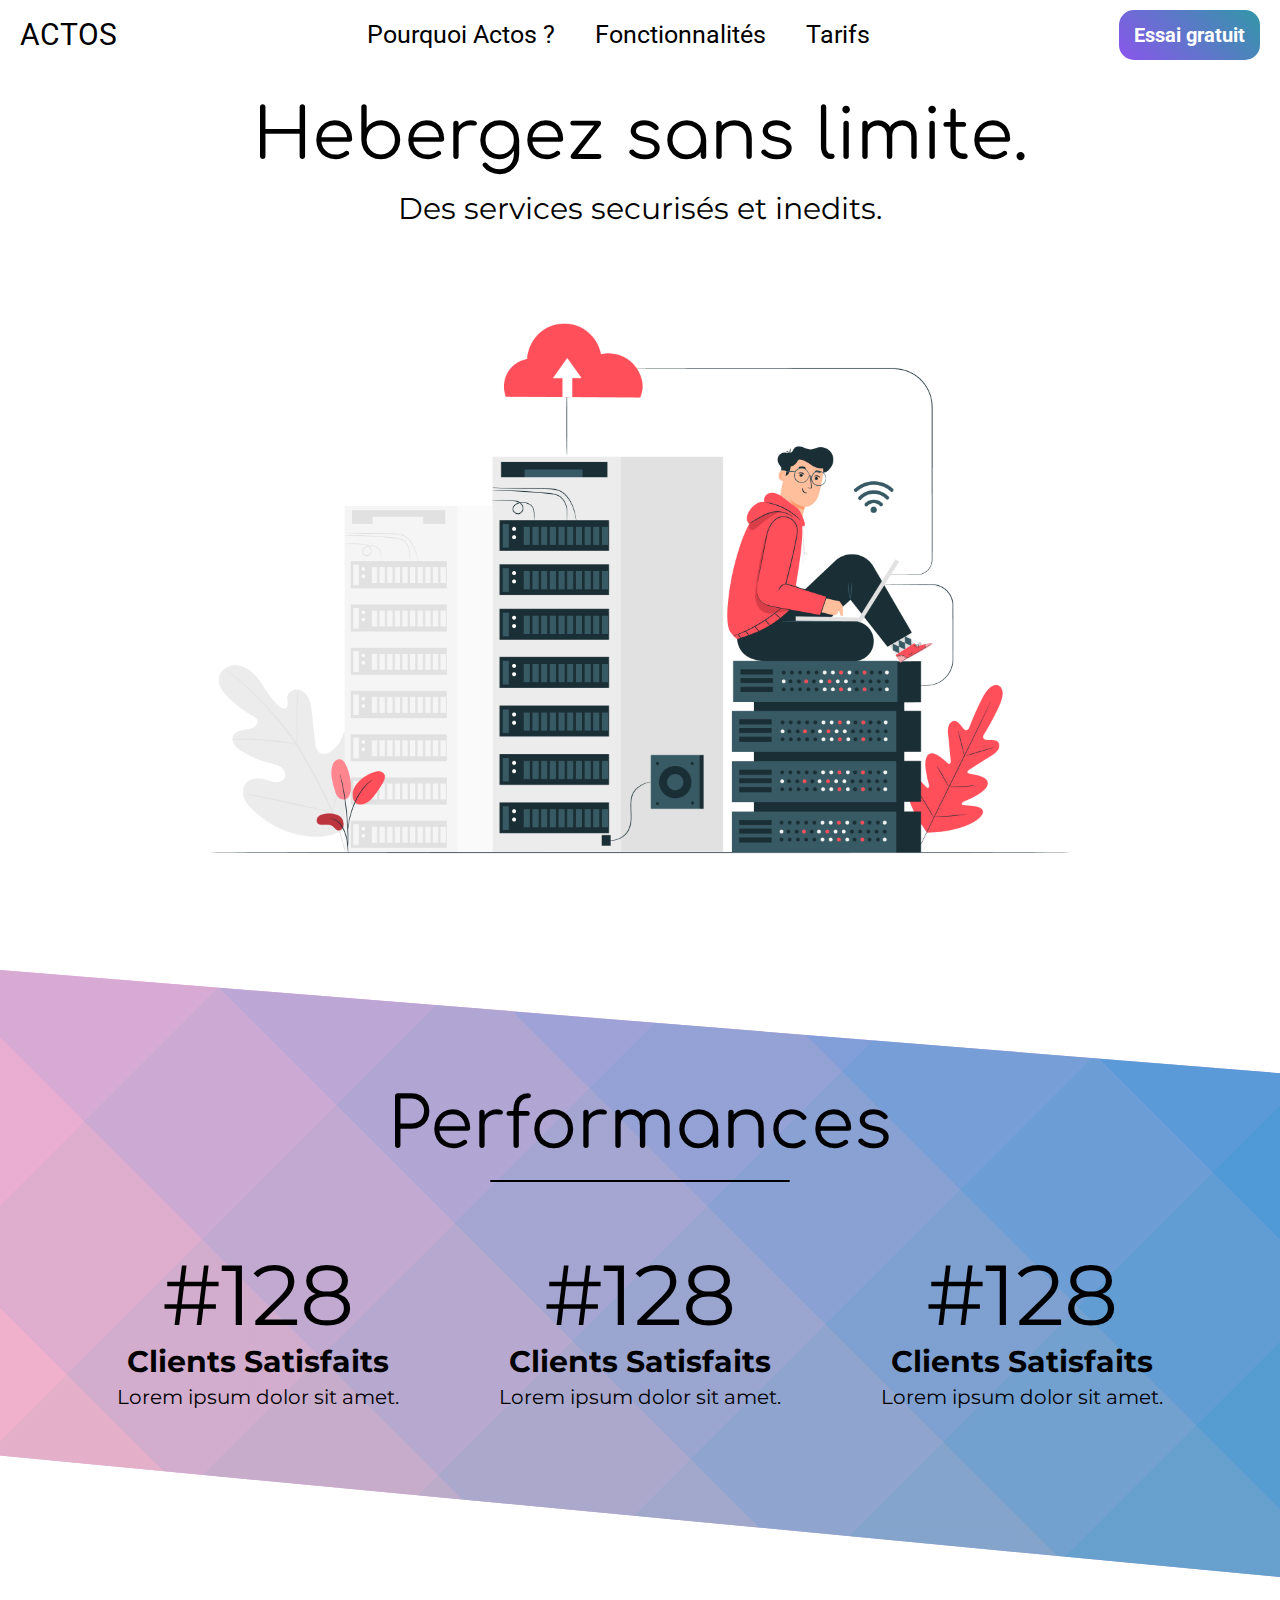
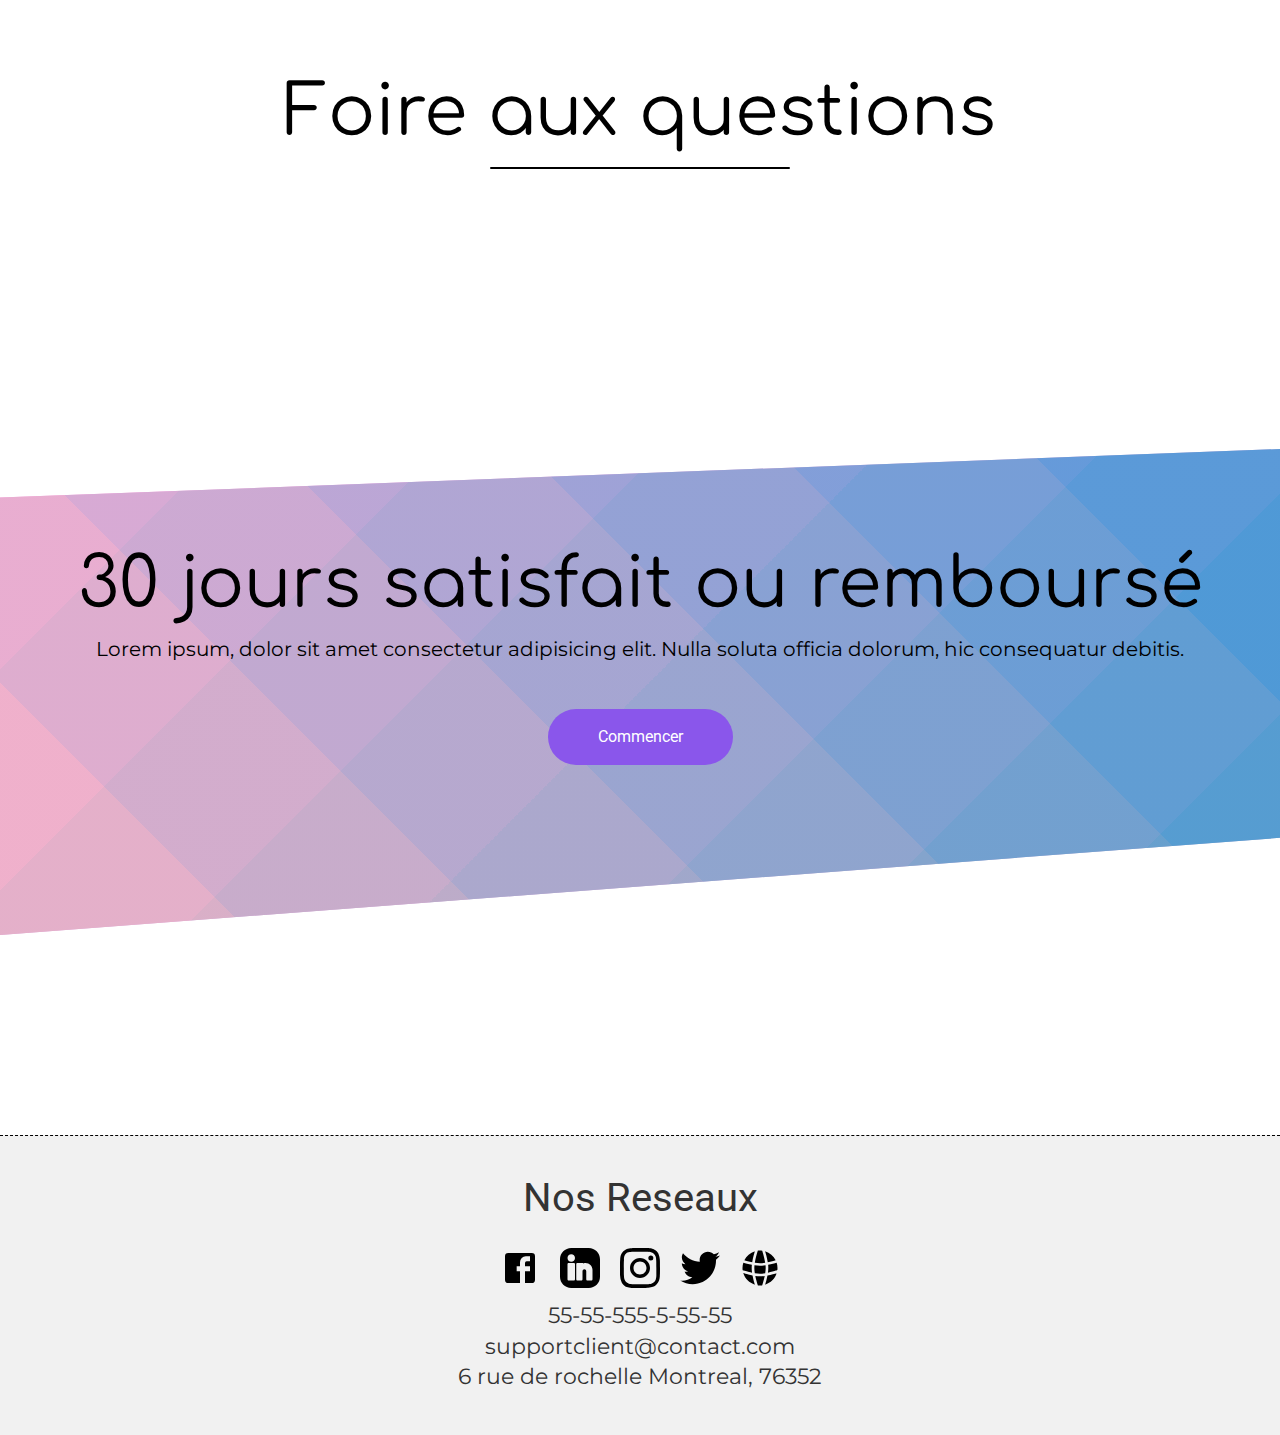
<file: index.html>
<!DOCTYPE html>
<html lang="en">
  <head>
    <meta charset="UTF-8" />
    <meta name="viewport" content="width=device-width, initial-scale=1.0" />
    <title>Actos</title>
    <link rel="stylesheet" href="assets/css/reset.css" />
    <link rel="stylesheet" href="assets/css/style.css" />
  </head>
  <body>
    <nav>
      <span class="logo">ACTOS</span>
      <ul>
        <li><a href="./">Pourquoi Actos ?</a></li>
        <li><a href="./pages/fonctionnalites.html">Fonctionnalités</a></li>
        <li><a href="./pages/tarifs.html">Tarifs</a></li>
      </ul>
      <a href="#" class="lien-essai">Essai gratuit</a>
      <button class="responsive-nav-btn">
        <img src="assets/images/small-slide.svg" alt="icone menu" />
      </button>
    </nav>

    <div class="container-global">
      <div class="accueil">
        <h1 class="titre-global">Hebergez sans limite.</h1>
        <p class="sous-titre">Des services securisés et inedits.</p>
        <img src="assets/images/3075838.jpg" alt="serveur" />
      </div>

      <div class="container-performances">
        <h2 class="titre-global">Performances</h2>
        <hr class="separation" />
        <div class="container-boxs">
          <div class="box box-1">
            <p class="nombre-clients">#128</p>
            <p class="type-de-clients">Clients Satisfaits</p>
            <p class="info-clients">Lorem ipsum dolor sit amet.</p>
          </div>
          <div class="box box-2">
            <p class="nombre-clients">#128</p>
            <p class="type-de-clients">Clients Satisfaits</p>
            <p class="info-clients">Lorem ipsum dolor sit amet.</p>
          </div>
          <div class="box box-3">
            <p class="nombre-clients">#128</p>
            <p class="type-de-clients">Clients Satisfaits</p>
            <p class="info-clients">Lorem ipsum dolor sit amet.</p>
          </div>
        </div>
      </div>

      <h2 class="titre-global">Foire aux questions</h2>
      <hr class="separation" />
      <div class="container-faq">
        <div class="questions">
          <div class="panneau">
            <p class="titre-question">Lorem ipsum dolor sit amet.</p>
            <img src="assets/images/add.svg" alt="Open question" />
          </div>
          <div class="toggle-pannel">
            <h4>Lorem ipsum dolor sit amet.</h4>
            <p>
              Lorem ipsum dolor sit amet consectetur adipisicing elit. Non
              quisquam voluptatibus sapiente, nulla hic laborum totam accusamus
              maiores itaque commodi at harum libero iusto in corrupti enim
              possimus illo rem.
            </p>
          </div>
        </div>
        <div class="questions">
          <div class="panneau">
            <p class="titre-question">Lorem ipsum dolor sit amet.</p>
            <img src="assets/images/add.svg" alt="Open question" />
          </div>

          <div class="toggle-pannel">
            <h4>Lorem ipsum dolor sit amet.</h4>
            <p>
              Lorem ipsum dolor sit amet consectetur adipisicing elit. Non
              quisquam voluptatibus sapiente, nulla hic laborum totam accusamus
              maiores itaque commodi at harum libero iusto in corrupti enim
              possimus illo rem.
            </p>
          </div>
        </div>
        <div class="questions">
          <div class="panneau">
            <p class="titre-question">Lorem ipsum dolor sit amet.</p>
            <img src="assets/images/add.svg" alt="Open question" />
          </div>
          <div class="toggle-pannel">
            <h4>Lorem ipsum dolor sit amet.</h4>
            <p>
              Lorem ipsum dolor sit amet consectetur adipisicing elit. Non
              quisquam voluptatibus sapiente, nulla hic laborum totam accusamus
              maiores itaque commodi at harum libero iusto in corrupti enim
              possimus illo rem.
            </p>
          </div>
        </div>
        <div class="questions">
          <div class="panneau">
            <p class="titre-question">Lorem ipsum dolor sit amet.</p>
            <img src="assets/images/add.svg" alt="Open question" />
          </div>
          <div class="toggle-pannel">
            <h4>Lorem ipsum dolor sit amet.</h4>
            <p>
              Lorem ipsum dolor sit amet consectetur adipisicing elit. Non
              quisquam voluptatibus sapiente, nulla hic laborum totam accusamus
              maiores itaque commodi at harum libero iusto in corrupti enim
              possimus illo rem.
            </p>
          </div>
        </div>
        <div class="questions">
          <div class="panneau">
            <p class="titre-question">Lorem ipsum dolor sit amet.</p>
            <img src="assets/images/add.svg" alt="Open question" />
          </div>
          <div class="toggle-pannel">
            <h4>Lorem ipsum dolor sit amet.</h4>
            <p>
              Lorem ipsum dolor sit amet consectetur adipisicing elit. Non
              quisquam voluptatibus sapiente, nulla hic laborum totam accusamus
              maiores itaque commodi at harum libero iusto in corrupti enim
              possimus illo rem.
            </p>
          </div>
        </div>
      </div>

      <div class="container-cta">
        <h2 class="titre-global">30 jours satisfait ou remboursé</h2>
        <p class="txt-cta">
          Lorem ipsum, dolor sit amet consectetur adipisicing elit. Nulla soluta
          officia dolorum, hic consequatur debitis.
        </p>
        <a href="#" class="btn-appel">Commencer</a>
      </div>
    </div>
    <footer>
      <div class="bloc footer-medias">
        <h3>Nos Reseaux</h3>
        <ul>
          <li>
            <a href="#"
              ><img src="assets/images/facebook.svg" alt="Social media"
            /></a>
          </li>
          <li>
            <a href="#"
              ><img src="assets/images/linkedin.svg" alt="Social media"
            /></a>
          </li>
          <li>
            <a href="#"
              ><img src="assets/images/instagram.svg" alt="Social media"
            /></a>
          </li>
          <li>
            <a href="#"
              ><img src="assets/images/twitter.svg" alt="Social media"
            /></a>
          </li>
          <li>
            <a href="#"
              ><img src="assets/images/web.svg" alt="Social media"
            /></a>
          </li>
        </ul>
      </div>
      <p>55-55-555-5-55-55</p>
      <p>supportclient@contact.com</p>
      <p>6 rue de rochelle Montreal, 76352</p>
    </footer>
    <script src="assets/js/app.js"></script>
  </body>
</html>
</file>
<file: assets/css/style.css>
@import url("https://fonts.googleapis.com/css2?family=Comfortaa&family=Montserrat&family=Open+Sans&family=Playfair+Display&family=Roboto:wght@300;400&display=swap");
.titre-global {
  font-family: Comfortaa, sans-serif;
  text-align: center;
  font-size: 70px;
  padding: 0 25px 20px;
}

@media screen and (max-width: 1100px) {
  .titre-global {
    font-size: 60px;
  }
}
@media screen and (max-width: 850px) {
  .titre-global {
    font-size: 50px;
  }
}
@media screen and (max-width: 600px) {
  .titre-global {
    font-size: 35px;
    padding: 10px 5px;
  }
}
.choix, .container-fonctionnalites, footer ul, footer, .container-cta, .container-faq, .container-boxs, .accueil, nav ul {
  display: flex;
  justify-content: center;
  align-items: center;
}

.btn-fonctionnalites {
  display: block;
  width: 200px;
  background: #8a56eb;
  text-decoration: none;
  color: #fff;
  text-align: center;
  font-size: 24px;
  border-radius: 20px;
  margin: 0 10px;
  padding: 15px;
}

body {
  font-family: Roboto, Arial, Helvetica, sans-serif;
  position: relative;
  min-height: 100vh;
}

p {
  font-family: Montserrat, sans-serif;
}

nav {
  width: 100%;
  height: 70px;
  display: flex;
  align-items: center;
  justify-content: space-between;
}

.logo {
  font-size: 30px;
  padding-left: 20px;
}

nav ul {
  list-style-type: none;
}

nav li {
  margin: 0 20px;
}

nav a {
  text-decoration: none;
  color: #000;
  font-size: 25px;
}

nav li a::after {
  content: "";
  display: block;
  width: 100%;
  height: 1px;
  position: relative;
  top: 5px;
  background: #000;
  transform: scale(0);
  transition: transform 0.2s ease-in-out;
}

nav a:hover::after {
  transform: scaleX(1);
}

.lien-essai {
  font-size: 20px;
  font-weight: bold;
  text-decoration: none;
  margin-right: 20px;
  padding: 15px;
  border-radius: 15px;
  color: #fff;
  background: linear-gradient(45deg, #8a56eb, rgb(50, 151, 168));
}

.responsive-nav-btn {
  display: none;
  position: absolute;
  top: 10px;
  right: 0px;
  width: 50px;
  height: 50px;
  border: none;
  outline: none;
  background: transparent;
}

.active-nav {
  display: flex;
}

@media screen and (max-width: 950px) {
  .responsive-nav-btn {
    display: block;
  }
  nav {
    justify-content: center;
    flex-direction: column;
    height: auto;
    position: absolute;
    top: -5px;
    border-bottom: 1px solid #000;
    padding-bottom: 10px;
  }
  nav ul {
    flex-direction: column;
    background: #fff;
    width: 100%;
    display: none;
  }
  nav ul li {
    height: 70px;
    line-height: 70px;
  }
  nav a:hover::after {
    display: none;
  }
  .lien-essai {
    display: none;
  }
  .logo {
    padding-left: 0;
    width: 100%;
    background: #fff;
    text-align: center;
    height: 70px;
    line-height: 70px;
  }
  .accueil {
    padding: 100px 0 0;
    height: 700px;
  }
}
.container-global {
  padding-bottom: 400px;
  display: flex;
  flex-direction: column;
}

.accueil {
  width: 100%;
  height: 900px;
  flex-direction: column;
  padding: 50px 0 75px;
}

.sous-titre {
  text-align: center;
  font-size: 30px;
  padding-bottom: 20px;
  line-height: 1.2;
}

.accueil img {
  width: 1000px;
}

@media screen and (max-width: 1100px) {
  .accueil {
    padding: 70px 0 0;
    height: 700px;
  }
  .accueil img {
    width: 700px;
  }
  .sous-titre {
    font-size: 27px;
  }
}
@media screen and (max-width: 750px) {
  .accueil {
    padding: 150px 0px 50px;
    height: 500px;
  }
  .accueil img {
    width: 500px;
  }
  .sous-titre {
    font-size: 24px;
  }
}
@media screen and (max-width: 600px) {
  .sous-titre {
    font-size: 14px;
  }
}
.container-performances {
  padding: 120px 20px 170px;
  margin-bottom: 100px;
  background-image: linear-gradient(45deg, rgba(254, 246, 210, 0.53) 0%, rgba(254, 246, 210, 0.53) 14.286%, rgba(221, 240, 216, 0.53) 14.286%, rgba(221, 240, 216, 0.53) 28.572%, rgba(188, 233, 223, 0.53) 28.572%, rgba(188, 233, 223, 0.53) 42.858%, rgba(156, 227, 229, 0.53) 42.858%, rgba(156, 227, 229, 0.53) 57.144%, rgba(123, 220, 235, 0.53) 57.144%, rgba(123, 220, 235, 0.53) 71.43%, rgba(90, 214, 242, 0.53) 71.43%, rgba(90, 214, 242, 0.53) 85.716%, rgba(57, 207, 248, 0.53) 85.716%, rgba(57, 207, 248, 0.53) 100.002%), linear-gradient(135deg, rgb(246, 99, 200) 0%, rgb(246, 99, 200) 12.5%, rgb(223, 98, 196) 12.5%, rgb(223, 98, 196) 25%, rgb(199, 97, 192) 25%, rgb(199, 97, 192) 37.5%, rgb(176, 96, 188) 37.5%, rgb(176, 96, 188) 50%, rgb(152, 95, 184) 50%, rgb(152, 95, 184) 62.5%, rgb(129, 94, 180) 62.5%, rgb(129, 94, 180) 75%, rgb(105, 93, 176) 75%, rgb(105, 93, 176) 87.5%, rgb(82, 92, 172) 87.5%, rgb(82, 92, 172) 100%);
  clip-path: polygon(0 0, 100% 17%, 100% 100%, 0 80%);
}

.separation {
  margin: 0 auto 70px;
  height: 2px;
  border: none;
  width: 300px;
  border-radius: 3px;
  background: #000;
}

.container-boxs {
  width: 100%;
}

.box {
  margin: 0 50px;
}

.box p {
  text-align: center;
}

.nombre-clients {
  font-size: 85px;
  padding-bottom: 10px;
}

.type-de-clients {
  font-size: 30px;
  padding-bottom: 10px;
  font-weight: bold;
}

.info-clients {
  font-size: 20px;
}

@media screen and (max-width: 850px) {
  .nombre-clients {
    font-size: 55px;
  }
  .type-de-clients {
    font-size: 24px;
  }
  .info-clients {
    font-size: 16px;
  }
}
@media screen and (max-width: 550px) {
  .container-boxs {
    flex-direction: column;
  }
  .box {
    margin-bottom: 30px;
  }
  .nombre-clients {
    font-size: 40px;
  }
  .type-de-clients {
    font-size: 20px;
  }
  .info-clients {
    font-size: 12px;
  }
}
.container-faq {
  width: 70%;
  max-width: 900px;
  min-width: 300px;
  height: auto;
  margin: 10px auto 150px;
  flex-direction: column;
}

.questions {
  width: 100%;
  height: auto;
  margin: 5px;
}

.panneau {
  display: flex;
  justify-content: space-between;
  align-items: center;
  background: #f1f1f1;
  border-radius: 10px;
  position: relative;
  z-index: 100;
}

.titre-question {
  margin-left: 10px;
  padding: 15px 5px;
  font-size: 25px;
}

.panneau img {
  margin-right: 10px;
  width: 25px;
  cursor: pointer;
}

.toggle-pannel {
  padding: 0 15px;
  height: 0px;
  opacity: 0;
  transition: all 0.2s ease-in-out;
}

.toggle-pannel h4 {
  font-size: 22px;
  padding-bottom: 10px;
}

.toggle-pannel p {
  font-size: 18px;
  line-height: 1.5;
}

.container-cta {
  padding: 100px 20px 170px;
  margin-bottom: 100px;
  flex-direction: column;
  background-image: linear-gradient(45deg, rgba(254, 246, 210, 0.53) 0%, rgba(254, 246, 210, 0.53) 14.286%, rgba(221, 240, 216, 0.53) 14.286%, rgba(221, 240, 216, 0.53) 28.572%, rgba(188, 233, 223, 0.53) 28.572%, rgba(188, 233, 223, 0.53) 42.858%, rgba(156, 227, 229, 0.53) 42.858%, rgba(156, 227, 229, 0.53) 57.144%, rgba(123, 220, 235, 0.53) 57.144%, rgba(123, 220, 235, 0.53) 71.43%, rgba(90, 214, 242, 0.53) 71.43%, rgba(90, 214, 242, 0.53) 85.716%, rgba(57, 207, 248, 0.53) 85.716%, rgba(57, 207, 248, 0.53) 100.002%), linear-gradient(135deg, rgb(246, 99, 200) 0%, rgb(246, 99, 200) 12.5%, rgb(223, 98, 196) 12.5%, rgb(223, 98, 196) 25%, rgb(199, 97, 192) 25%, rgb(199, 97, 192) 37.5%, rgb(176, 96, 188) 37.5%, rgb(176, 96, 188) 50%, rgb(152, 95, 184) 50%, rgb(152, 95, 184) 62.5%, rgb(129, 94, 180) 62.5%, rgb(129, 94, 180) 75%, rgb(105, 93, 176) 75%, rgb(105, 93, 176) 87.5%, rgb(82, 92, 172) 87.5%, rgb(82, 92, 172) 100%);
  clip-path: polygon(0 10%, 100% 0, 100% 80%, 0 100%);
}

.txt-cta {
  text-align: center;
  font-size: 20px;
}

.btn-appel {
  text-decoration: none;
  color: #fff;
  cursor: pointer;
  padding: 20px 50px;
  background: #8a56eb;
  border-radius: 50px;
  margin: 50px auto 0;
}

footer {
  position: absolute;
  bottom: 0;
  width: 100%;
  height: 300px;
  border-top: 1px dashed #000;
  background: #f1f1f1;
  color: #333;
  flex-direction: column;
}

.bloc {
  width: 300px;
  margin: 0 30px;
}

.footer-medias h3 {
  text-align: center;
  font-size: 40px;
  padding-bottom: 20px;
}

footer p {
  font-size: 22px;
  line-height: 1.4;
}

footer ul img {
  width: 40px;
  margin: 10px;
}

.titre-fonctionnalites {
  padding: 130px 0 20px;
}

.sous-titre-fonctionnalites {
  text-align: center;
  font-size: 24px;
}

.container-btn-accueil {
  margin: 20px auto;
  display: flex;
  justify-content: center;
}

.outline {
  border: 2px solid #8a56eb;
  background: transparent;
  color: #8a56eb;
}

.container-fonctionnalites {
  margin: 125px auto 200px;
  width: 90%;
  min-width: 300px;
  max-width: 1700px;
  flex-wrap: wrap;
}

.box-fonctionnalites {
  width: 400px;
  display: flex;
  margin: 40px 20px;
}

.gauche-img {
  font-size: 50px;
  padding: 5px;
}

.droite-txt p:nth-child(1) {
  font-weight: 600;
  font-size: 25px;
}

.droite-txt p:nth-child(2) {
  font-size: 16px;
  line-height: 1.2;
}

.sous-titre-newsletter {
  font-size: 27px;
  text-align: center;
  margin: 0 0 50px;
}

form {
  width: 50%;
  margin: 0 auto 200px;
  display: flex;
  justify-content: center;
  position: relative;
}

form input {
  width: 100%;
  padding: 15px;
  font-size: 20px;
  outline: none;
  border: 1px solid #000;
  border-radius: 9999px;
}

form button {
  padding: 15px;
  width: 200px;
  font-size: 20px;
  outline: none;
  border: 1px solid #000;
  border-radius: 9999px;
  position: absolute;
  right: 0px;
  cursor: pointer;
}

@media screen and (max-width: 700px) {
  form {
    width: 90%;
  }
  form button {
    width: 100px;
  }
}
.titre-tarifs {
  padding: 120px 0 20px;
}

.container-tarifs {
  margin: 125px auto 200px;
  width: 60%;
  max-width: 1100px;
  height: auto;
}

.choix-tarifs {
  margin: 0 auto;
  height: 100px;
  cursor: pointer;
  margin: 0 auto;
  display: flex;
  justify-content: center;
}

.choix {
  font-family: Comfortaa, sans-serif;
  height: 100%;
  width: 170px;
  outline: none;
  border: none;
  font-size: 30px;
  letter-spacing: 3px;
  background: #333;
  color: #fff;
  cursor: pointer;
}

.choix:nth-child(1) {
  box-shadow: -5px -5px 15px rgba(0, 0, 0, 0.2);
  border-right: 1px solid #fff;
}

.choix:nth-child(2) {
  box-shadow: 0px -5px 15px rgba(0, 0, 0, 0.2);
}

.choix:nth-child(3) {
  box-shadow: 5px -5px 15px rgba(0, 0, 0, 0.2);
  border-left: 1px solid #fff;
}

.choix-active {
  background: #fff;
  color: #000;
}

.tableau {
  border-collapse: collapse;
  width: 100%;
  height: 700px;
  margin: 0 auto;
  font-size: 30px;
  background-image: linear-gradient(45deg, rgba(254, 246, 210, 0.53) 0%, rgba(254, 246, 210, 0.53) 14.286%, rgba(221, 240, 216, 0.53) 14.286%, rgba(221, 240, 216, 0.53) 28.572%, rgba(188, 233, 223, 0.53) 28.572%, rgba(188, 233, 223, 0.53) 42.858%, rgba(156, 227, 229, 0.53) 42.858%, rgba(156, 227, 229, 0.53) 57.144%, rgba(123, 220, 235, 0.53) 57.144%, rgba(123, 220, 235, 0.53) 71.43%, rgba(90, 214, 242, 0.53) 71.43%, rgba(90, 214, 242, 0.53) 85.716%, rgba(57, 207, 248, 0.53) 85.716%, rgba(57, 207, 248, 0.53) 100.002%), linear-gradient(135deg, rgb(246, 99, 200) 0%, rgb(246, 99, 200) 12.5%, rgb(223, 98, 196) 12.5%, rgb(223, 98, 196) 25%, rgb(199, 97, 192) 25%, rgb(199, 97, 192) 37.5%, rgb(176, 96, 188) 37.5%, rgb(176, 96, 188) 50%, rgb(152, 95, 184) 50%, rgb(152, 95, 184) 62.5%, rgb(129, 94, 180) 62.5%, rgb(129, 94, 180) 75%, rgb(105, 93, 176) 75%, rgb(105, 93, 176) 87.5%, rgb(82, 92, 172) 87.5%, rgb(82, 92, 172) 100%);
  color: #000;
}

th {
  font-size: 40px;
}

td, th {
  border: 1px solid #222;
  padding: 8px;
  vertical-align: middle;
  width: 50%;
}

td {
  padding-left: 15px;
}

.panneau {
  display: none;
}

.panneau-active {
  display: block;
}

/*# sourceMappingURL=style.css.map */
</file>
